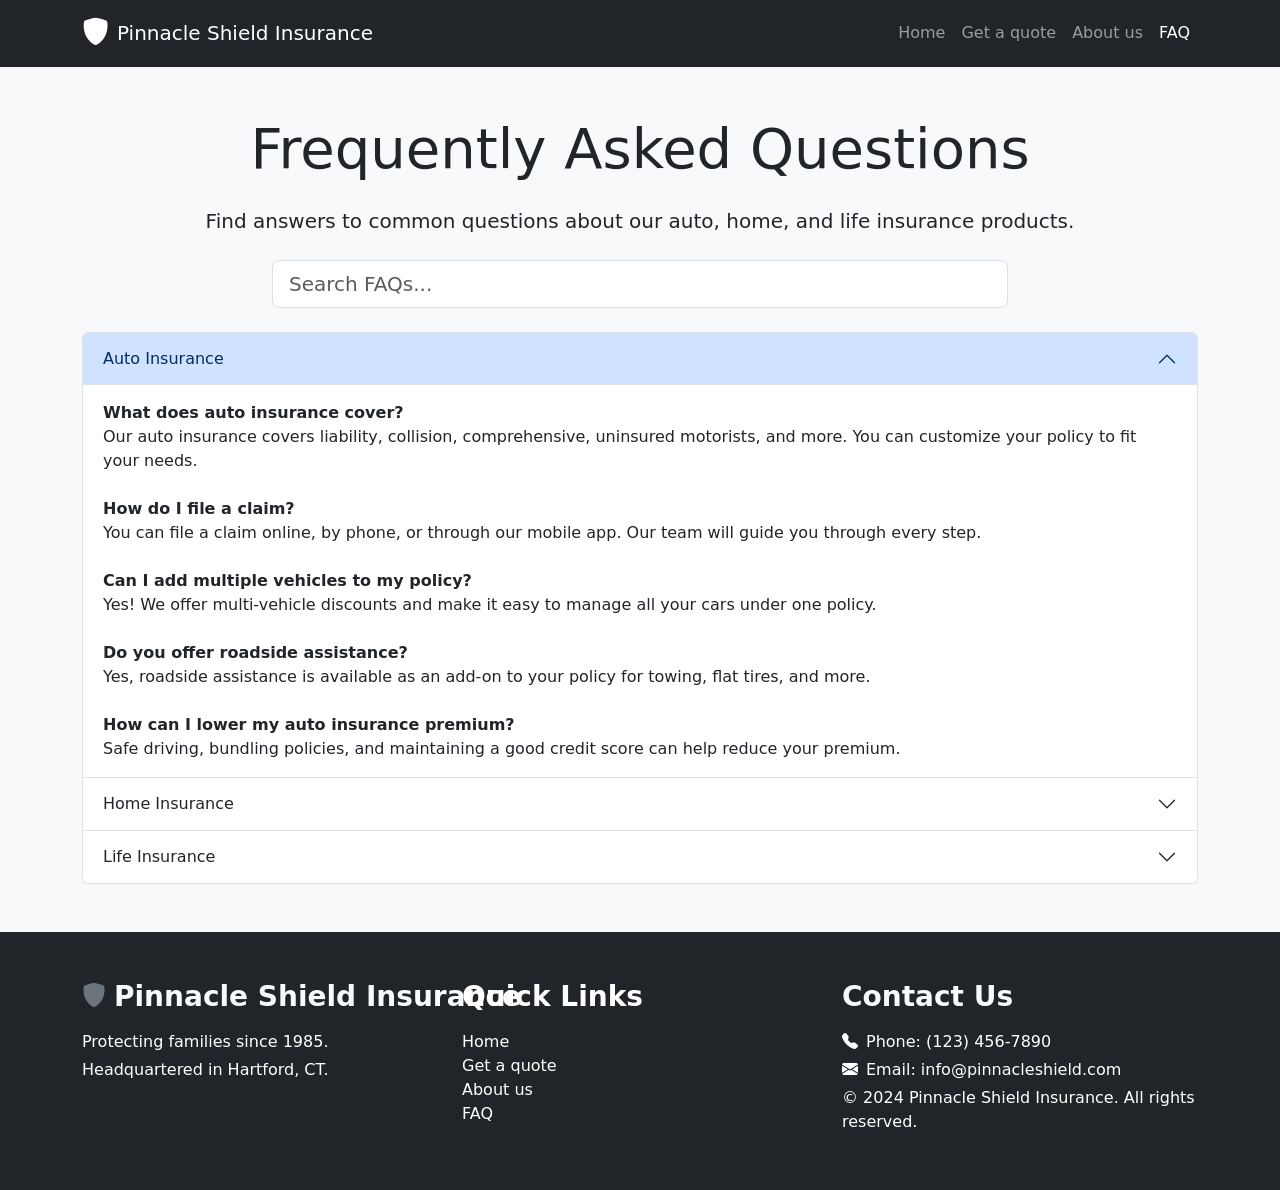
<file: faq.html>
<!DOCTYPE html>
<html lang="en">
<head>
	<meta charset="UTF-8">
	<meta name="viewport" content="width=device-width, initial-scale=1.0">
	<title>FAQ | Pinnacle Shield Insurance</title>
	<link href="https://cdn.jsdelivr.net/npm/bootstrap@5.3.2/dist/css/bootstrap.min.css" rel="stylesheet" crossorigin="anonymous">
	<link rel="stylesheet" href="css/style.css">
	<link rel="stylesheet" href="https://cdn.jsdelivr.net/npm/bootstrap-icons@1.11.3/font/bootstrap-icons.min.css">
</head>
<body>
	<header>
		<!-- Navigation Bar -->
		<nav class="navbar navbar-expand-lg navbar-dark bg-dark">
			<div class="container">
				<a class="navbar-brand d-flex align-items-center gap-2" href="index.html">
					<i class="bi bi-shield-fill" style="font-size: 1.7rem;"></i>
					Pinnacle Shield Insurance
				</a>
				<div class="collapse navbar-collapse" id="navbarNav">
					<ul class="navbar-nav ms-auto mb-2 mb-lg-0">
						<li class="nav-item">
							<a class="nav-link" href="index.html">Home</a>
						</li>
						<li class="nav-item">
							<a class="nav-link" href="quote.html">Get a quote</a>
						</li>
						<li class="nav-item">
							<a class="nav-link" href="about.html">About us</a>
						</li>
						<li class="nav-item">
							<a class="nav-link active" aria-current="page" href="faq.html">FAQ</a>
						</li>
					</ul>
				</div>
				<button class="navbar-toggler ms-auto" type="button" data-bs-toggle="collapse" data-bs-target="#navbarNav" aria-controls="navbarNav" aria-expanded="false" aria-label="Toggle navigation">
					<span class="navbar-toggler-icon"></span>
				</button>
			</div>
		</nav>
	</header>
	<main>
		<section class="py-5 bg-light">
			<div class="container">
				<h1 class="display-4 text-center mb-4">Frequently Asked Questions</h1>
				<p class="lead text-center mb-4">Find answers to common questions about our auto, home, and life insurance products.</p>
				<div class="row justify-content-center mb-4">
					<div class="col-md-8">
						<input type="text" id="faqSearch" class="form-control form-control-lg" placeholder="Search FAQs...">
					</div>
				</div>
				<div id="faqError" class="alert alert-danger d-none" role="alert"></div>
				<div class="accordion" id="faqAccordion">
					<!-- Auto Insurance FAQ -->
					<div class="accordion-item">
						<h2 class="accordion-header" id="autoHeading">
							<button class="accordion-button" type="button" data-bs-toggle="collapse" data-bs-target="#autoCollapse" aria-expanded="true" aria-controls="autoCollapse">
								Auto Insurance
							</button>
						</h2>
						<div id="autoCollapse" class="accordion-collapse collapse show" aria-labelledby="autoHeading" data-bs-parent="#faqAccordion">
							<div class="accordion-body" data-category="auto">
								<strong>What does auto insurance cover?</strong><br>
								Our auto insurance covers liability, collision, comprehensive, uninsured motorists, and more. You can customize your policy to fit your needs.<br><br>
								<strong>How do I file a claim?</strong><br>
								You can file a claim online, by phone, or through our mobile app. Our team will guide you through every step.<br><br>
								<strong>Can I add multiple vehicles to my policy?</strong><br>
								Yes! We offer multi-vehicle discounts and make it easy to manage all your cars under one policy.<br><br>
								<strong>Do you offer roadside assistance?</strong><br>
								Yes, roadside assistance is available as an add-on to your policy for towing, flat tires, and more.<br><br>
								<strong>How can I lower my auto insurance premium?</strong><br>
								Safe driving, bundling policies, and maintaining a good credit score can help reduce your premium.
							</div>
						</div>
					</div>
					<!-- Home Insurance FAQ -->
					<div class="accordion-item">
						<h2 class="accordion-header" id="homeHeading">
							<button class="accordion-button collapsed" type="button" data-bs-toggle="collapse" data-bs-target="#homeCollapse" aria-expanded="false" aria-controls="homeCollapse">
								Home Insurance
							</button>
						</h2>
						<div id="homeCollapse" class="accordion-collapse collapse" aria-labelledby="homeHeading" data-bs-parent="#faqAccordion">
							<div class="accordion-body" data-category="home">
								<strong>What types of homes do you insure?</strong><br>
								We cover houses, condos, apartments, and rental properties. Flexible plans are available for owners and renters.<br><br>
								<strong>Does home insurance cover natural disasters?</strong><br>
								Standard policies cover many risks, but you can add extra protection for floods, earthquakes, and more.<br><br>
								<strong>How do I update my coverage?</strong><br>
								Contact our support team or log in to your account to make changes to your policy at any time.<br><br>
								<strong>What is not covered by home insurance?</strong><br>
								Typical exclusions include normal wear and tear, pest damage, and certain natural disasters unless you add extra coverage.<br><br>
								<strong>Can I get a discount for home security systems?</strong><br>
								Yes, installing security systems or smoke detectors may qualify you for discounts.
							</div>
						</div>
					</div>
					<!-- Life Insurance FAQ -->
					<div class="accordion-item">
						<h2 class="accordion-header" id="lifeHeading">
							<button class="accordion-button collapsed" type="button" data-bs-toggle="collapse" data-bs-target="#lifeCollapse" aria-expanded="false" aria-controls="lifeCollapse">
								Life Insurance
							</button>
						</h2>
						<div id="lifeCollapse" class="accordion-collapse collapse" aria-labelledby="lifeHeading" data-bs-parent="#faqAccordion">
							<div class="accordion-body" data-category="life">
								<strong>What types of life insurance do you offer?</strong><br>
								We offer term life, whole life, and universal life insurance. Our advisors can help you choose the best option.<br><br>
								<strong>Do I need a medical exam?</strong><br>
								Some policies require a medical exam, but we also offer no-exam options for qualified applicants.<br><br>
								<strong>How much coverage do I need?</strong><br>
								Coverage needs vary by person. We recommend considering your income, debts, and family needs. Our online tools can help you estimate the right amount.<br><br>
								<strong>Can I change my beneficiaries?</strong><br>
								Yes, you can update your beneficiaries at any time by contacting us or through your online account.<br><br>
								<strong>What happens if I miss a payment?</strong><br>
								Most policies have a grace period. Contact us as soon as possible to avoid a lapse in coverage.
							</div>
						</div>
					</div>
				</div>
			</div>
		</section>
			</main>
			<footer class="py-5 bg-dark text-light">
				<div class="container">
					<div class="row text-center text-lg-start">
						<div class="col-lg-4 mb-4 mb-lg-0">
							<h3 class="fw-bold mb-3 d-flex align-items-center justify-content-center justify-content-lg-start" style="white-space: nowrap;">
								<i class="bi bi-shield-fill me-2" style="font-size: 1.5rem; color: #6c757d;"></i>
								Pinnacle Shield Insurance
							</h3>
							<p class="mb-1">Protecting families since 1985.</p>
							<p class="mb-0">Headquartered in Hartford, CT.</p>
						</div>
						<div class="col-lg-4 mb-4 mb-lg-0">
							<h3 class="fw-bold mb-3 text-white">Quick Links</h3>
							<ul class="list-unstyled">
								<li><a href="index.html" class="text-white text-decoration-none">Home</a></li>
								<li><a href="quote.html" class="text-white text-decoration-none">Get a quote</a></li>
								<li><a href="about.html" class="text-white text-decoration-none">About us</a></li>
								<li><a href="faq.html" class="text-white text-decoration-none">FAQ</a></li>
							</ul>
						</div>
						<div class="col-lg-4">
							<h3 class="fw-bold mb-3">Contact Us</h3>
							<p class="mb-1"><i class="bi bi-telephone-fill me-2"></i>Phone: (123) 456-7890</p>
							<p class="mb-1"><i class="bi bi-envelope-fill me-2"></i>Email: info@pinnacleshield.com</p>
							<p class="mb-0">&copy; 2024 Pinnacle Shield Insurance. All rights reserved.</p>
						</div>
					</div>
				</div>
			</footer>
			<script src="https://cdn.jsdelivr.net/npm/bootstrap@5.3.2/dist/js/bootstrap.bundle.min.js" crossorigin="anonymous"></script>
			<script>
			// Enhanced FAQ Search Functionality
			document.addEventListener('DOMContentLoaded', function() {
				const searchInput = document.getElementById('faqSearch');
				const errorDiv = document.getElementById('faqError');
				const accordion = document.getElementById('faqAccordion');
				const categories = [
					{ id: 'autoCollapse', body: null, heading: 'Auto Insurance' },
					{ id: 'homeCollapse', body: null, heading: 'Home Insurance' },
					{ id: 'lifeCollapse', body: null, heading: 'Life Insurance' }
				];
				categories.forEach(cat => {
					cat.body = document.querySelector(`#${cat.id} .accordion-body`);
					// Always ensure the accordion item is visible for search
					cat.item = cat.body.closest('.accordion-item');
				});

				searchInput.addEventListener('input', function() {
					const query = this.value.trim().toLowerCase();
					let anyMatch = false;
					errorDiv.classList.add('d-none');
					categories.forEach(cat => {
						let found = false;
						// Split the body into questions/answers
						const originalHTML = cat.body.getAttribute('data-original') || cat.body.innerHTML;
						if (!cat.body.getAttribute('data-original')) cat.body.setAttribute('data-original', originalHTML);
						if (!query) {
							cat.body.innerHTML = originalHTML;
							cat.item.style.display = '';
							// Collapse all except the first by default
							if (cat.id === 'autoCollapse') {
								cat.body.parentElement.classList.add('show');
							} else {
								cat.body.parentElement.classList.remove('show');
							}
							return;
						}
						// Find all <strong>Question</strong>Answer<br><br>
						const regex = /<strong>(.*?)<\/strong><br>(.*?)(?=<strong>|$)/gs;
						let matches = [...originalHTML.matchAll(regex)];
						let filtered = matches.filter(m => m[1].toLowerCase().includes(query) || m[2].toLowerCase().includes(query));
						if (filtered.length > 0) {
							found = true;
							anyMatch = true;
							cat.body.innerHTML = filtered.map(m => `<strong>${m[1]}</strong><br>${m[2]}`).join('<br><br>');
							cat.item.style.display = '';
							// Expand this category
							cat.body.parentElement.classList.add('show');
						} else {
							cat.body.innerHTML = `<div class='text-danger fw-bold'>No results found in ${cat.heading}.</div>`;
							cat.item.style.display = '';
							cat.body.parentElement.classList.add('show');
						}
					});
					if (!anyMatch && query) {
						errorDiv.textContent = 'No FAQs found matching your search.';
						errorDiv.classList.remove('d-none');
					}
				});
			});
			</script>
	</body>
	</html>
</file>
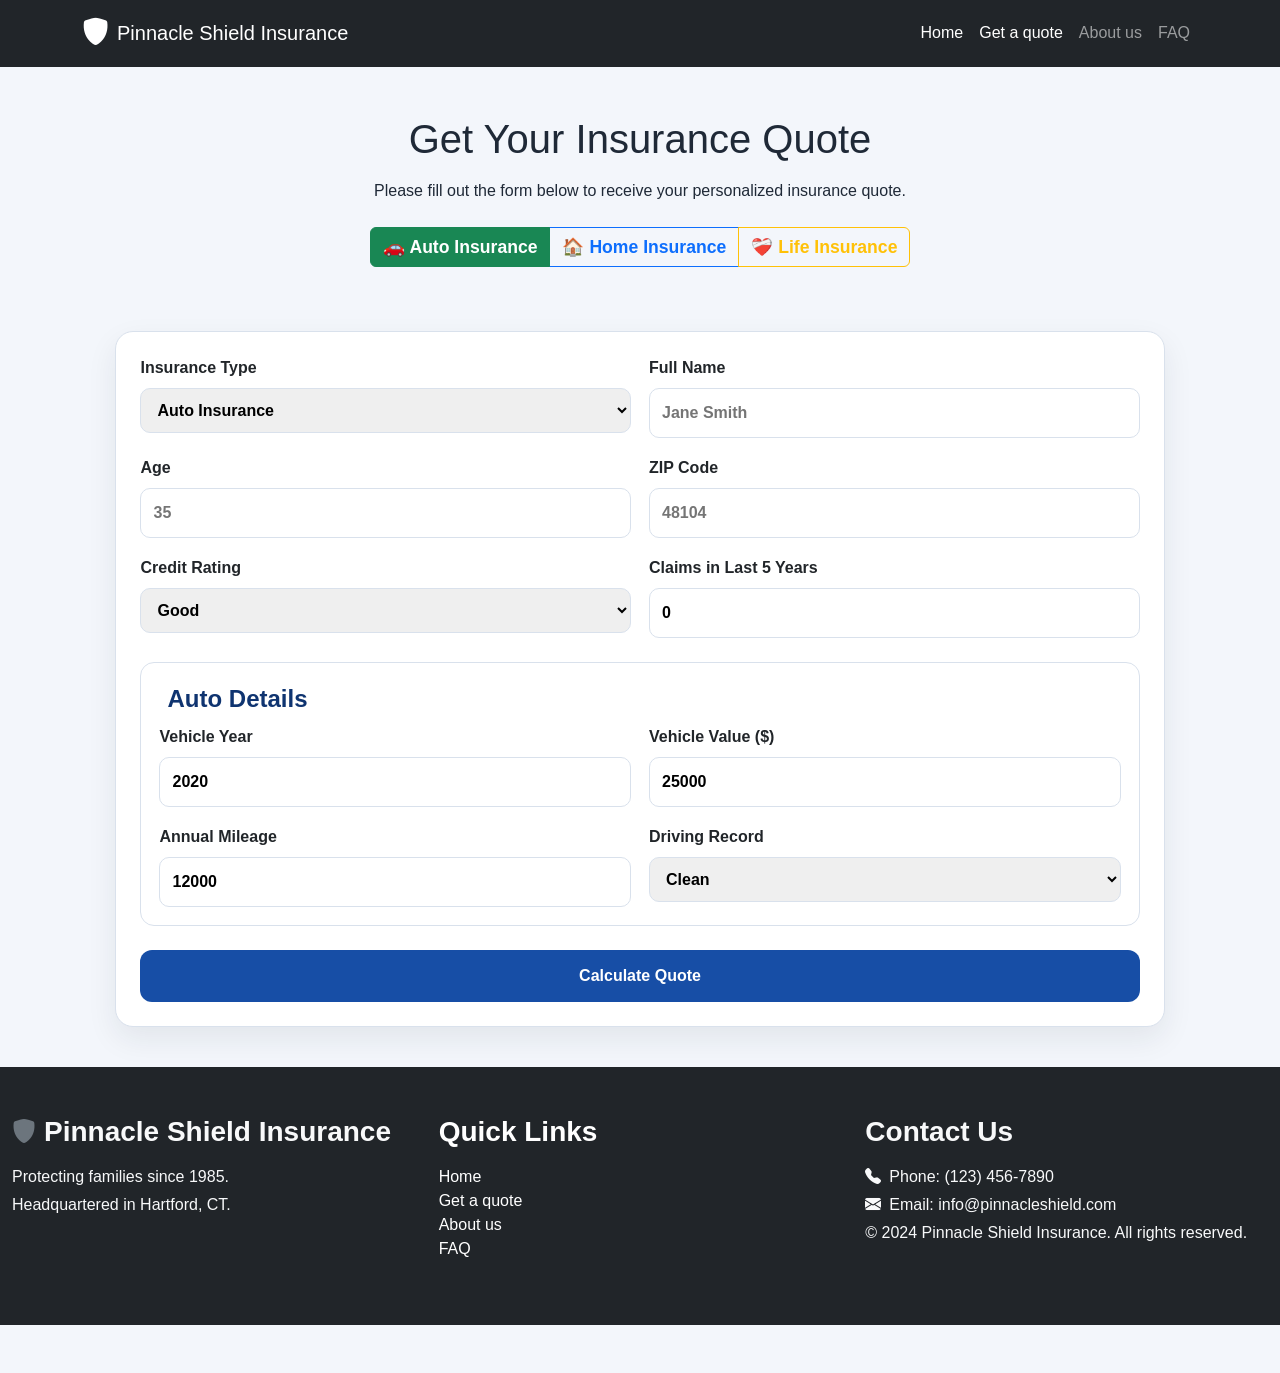
<file: quote.html>
<!DOCTYPE html>
<html lang="en">
<head>
    <!-- Bootstrap 5 CSS -->
    <link href="https://cdn.jsdelivr.net/npm/bootstrap@5.3.2/dist/css/bootstrap.min.css" rel="stylesheet" crossorigin="anonymous">
    <meta charset="UTF-8" />
    <meta name="viewport" content="width=device-width, initial-scale=1.0" />
    <title>Insurance Quote App</title>
    <link rel="stylesheet" href="css/quote.css" />
    <!-- Bootstrap Icons -->
    <link rel="stylesheet" href="https://cdn.jsdelivr.net/npm/bootstrap-icons@1.11.3/font/bootstrap-icons.min.css">
</head>
<body>
    <header>
        <!-- Navigation Bar -->
        <nav class="navbar navbar-expand-lg navbar-dark bg-dark">
            <div class="container">
              <a class="navbar-brand d-flex align-items-center gap-2" href="#">
                <i class="bi bi-shield-fill" style="font-size: 1.7rem;"></i>
                Pinnacle Shield Insurance
              </a>
              <div class="collapse navbar-collapse" id="navbarNav">
                <ul class="navbar-nav ms-auto mb-2 mb-lg-0">
                  <li class="nav-item">
                    <a class="nav-link active" href="index.html">Home</a>
                  </li>
                  <li class="nav-item">
                    <a class="nav-link active" aria-current="page" href="quote.html">Get a quote</a>
                  </li>
                  <li class="nav-item">
                    <a class="nav-link" href="about.html">About us</a>
                  </li>
                  <li class="nav-item">
                    <a class="nav-link" href="faq.html">FAQ</a>
                  </li>
                </ul>
              </div>
              <button class="navbar-toggler ms-auto" type="button" data-bs-toggle="collapse" data-bs-target="#navbarNav" aria-controls="navbarNav" aria-expanded="false" aria-label="Toggle navigation">
                <span class="navbar-toggler-icon"></span>
              </button>
            </div>
        </nav>
    </header>

    <div class="container py-5">
      <h1 class="text-center mb-3">Get Your Insurance Quote</h1>
      <p class="text-center mb-4">Please fill out the form below to receive your personalized insurance quote.</p>
      <div class="mb-4 text-center">
        <div class="btn-group" role="group" aria-label="Insurance Type">
          <input type="radio" class="btn-check" name="insuranceType" id="radio-auto" value="auto" autocomplete="off" checked>
          <label class="btn btn-outline-success" for="radio-auto" style="font-size:1.1rem;">
            🚗 <span class="fw-bold">Auto Insurance</span>
          </label>
          <input type="radio" class="btn-check" name="insuranceType" id="radio-home" value="home" autocomplete="off">
          <label class="btn btn-outline-primary" for="radio-home" style="font-size:1.1rem;">
            🏠 <span class="fw-bold">Home Insurance</span>
          </label>
          <input type="radio" class="btn-check" name="insuranceType" id="radio-life" value="life" autocomplete="off">
          <label class="btn btn-outline-warning" for="radio-life" style="font-size:1.1rem;">
            ❤️‍🩹 <span class="fw-bold">Life Insurance</span>
          </label>
        </div>
    </div>

  <main class="app-shell">
    <section class="card">
      <form id="quoteForm" novalidate>
        <div id="validationSummary" class="validation-summary hidden" role="alert"></div>
        <div class="form-grid">
          <label>
            Insurance Type
            <select id="insuranceType" required>
              <option value="auto">Auto Insurance</option>
              <option value="home">Home Insurance</option>
              <option value="life">Life Insurance</option>
            </select>
          </label>

          <label>
            Full Name
            <input type="text" id="fullName" placeholder="Jane Smith" required />
          </label>

          <label>
            Age
            <input type="number" id="age" min="18" max="100" placeholder="35" required />
          </label>

          <label>
            ZIP Code
            <input type="text" id="zipCode" placeholder="48104" pattern="[0-9]{5}" required />
          </label>

          <label>
            Credit Rating
            <select id="creditRating" required>
              <option value="excellent">Excellent</option>
              <option value="good" selected>Good</option>
              <option value="fair">Fair</option>
              <option value="poor">Poor</option>
            </select>
          </label>

          <label>
            Claims in Last 5 Years
            <input type="number" id="claims" min="0" max="10" value="0" required />
          </label>
        </div>


        <fieldset id="autoFields" class="dynamic-fields">
          <legend>Auto Details</legend>
          <div class="form-grid">
            <label>
              Vehicle Year
              <input type="number" id="vehicleYear" min="1990" max="2026" value="2020" />
            </label>
            <label>
              Vehicle Value ($)
              <input type="number" id="vehicleValue" min="1000" step="500" value="25000" />
            </label>
            <label>
              Annual Mileage
              <input type="number" id="annualMileage" min="1000" step="500" value="12000" />
            </label>
            <label>
              Driving Record
              <select id="drivingRecord">
                <option value="clean">Clean</option>
                <option value="minor">Minor Violations</option>
                <option value="major">Major Violations</option>
              </select>
            </label>
          </div>
        </fieldset>

        <fieldset id="homeFields" class="dynamic-fields hidden">
          <legend>Home Details</legend>
          <div class="form-grid">
            <label>
              Home Value ($)
              <input type="number" id="homeValue" min="50000" step="10000" value="300000" />
            </label>
            <label>
              Home Age
              <input type="number" id="homeAge" min="0" max="150" value="20" />
            </label>
            <label>
              Construction Type
              <select id="constructionType">
                <option value="brick">Brick</option>
                <option value="frame">Frame/Wood</option>
                <option value="mixed">Mixed</option>
              </select>
            </label>
            <label>
              Security System
              <select id="securitySystem">
                <option value="yes">Yes</option>
                <option value="no">No</option>
              </select>
            </label>
          </div>
        </fieldset>

        <fieldset id="lifeFields" class="dynamic-fields hidden">
          <legend>Life Details</legend>
          <div class="form-grid">
            <label>
              Smoker
              <div>
                <div class="form-check form-check-inline">
                  <input class="form-check-input" type="radio" name="smoker" id="smokerYes" value="yes">
                  <label class="form-check-label" for="smokerYes">Yes</label>
                </div>
                <div class="form-check form-check-inline">
                  <input class="form-check-input" type="radio" name="smoker" id="smokerNo" value="no">
                  <label class="form-check-label" for="smokerNo">No</label>
                </div>
              </div>
            </label>
            <label>
              Coverage Amount
              <select id="coverageAmount">
                <option value="100000">$100,000</option>
                <option value="250000">$250,000</option>
                <option value="500000">$500,000</option>
                <option value="1000000">$1,000,000</option>
              </select>
            </label>
            <label>
              Exercise Frequency
              <select id="exerciseFrequency">
                <option value="none">Rarely/Never</option>
                <option value="sometimes">1-2x/week</option>
                <option value="regular">3-5x/week</option>
                <option value="daily">Daily</option>
              </select>
            </label>
            <label class="d-flex flex-column gap-2">
              <span>Preexisting Conditions</span>
              <input class="form-check-input" type="checkbox" id="preexistingConditions">
              <span class="form-text">Check if you have any preexisting medical conditions.</span>
            </label>
            <label>
              Coverage Level
              <div>
                <div class="form-check form-check-inline">
                  <input class="form-check-input" type="radio" name="lifeCoverageLevel" id="lifeBasic" value="Basic" checked>
                  <label class="form-check-label" for="lifeBasic">Basic</label>
                </div>
                <div class="form-check form-check-inline">
                  <input class="form-check-input" type="radio" name="lifeCoverageLevel" id="lifeStandard" value="Standard">
                  <label class="form-check-label" for="lifeStandard">Standard</label>
                </div>
                <div class="form-check form-check-inline">
                  <input class="form-check-input" type="radio" name="lifeCoverageLevel" id="lifePremium" value="Premium">
                  <label class="form-check-label" for="lifePremium">Premium</label>
                </div>
              </div>
            </label>
          </div>
        </fieldset>

        <button type="submit">Calculate Quote</button>
      </form>
    </section>

    <section id="results" class="results hidden" aria-live="polite"></section>
  </main>

    <footer class="py-5 bg-dark text-light site-footer">
      <div class="row text-center text-lg-start m-0">
        <div class="col-lg-4 mb-4 mb-lg-0">
          <h3 class="fw-bold mb-3 d-flex align-items-center justify-content-center justify-content-lg-start text-break" style="white-space: normal;">
            <i class="bi bi-shield-fill me-2" style="font-size: 1.5rem; color: #6c757d;"></i>
            <span class="footer-brand">Pinnacle Shield<br class="d-lg-none"> Insurance</span>
          </h3>
          <p class="mb-1">Protecting families since 1985.</p>
          <p class="mb-0">Headquartered in Hartford, CT.</p>
        </div>
        <div class="col-lg-4 mb-4 mb-lg-0">
          <h3 class="fw-bold mb-3 text-white">Quick Links</h3>
          <ul class="list-unstyled">
            <li><a href="index.html" class="text-white text-decoration-none">Home</a></li>
            <li><a href="quote.html" class="text-white text-decoration-none">Get a quote</a></li>
            <li><a href="about.html" class="text-white text-decoration-none">About us</a></li>
            <li><a href="faq.html" class="text-white text-decoration-none">FAQ</a></li>
          </ul>
        </div>
        <div class="col-lg-4">
          <h3 class="fw-bold mb-3">Contact Us</h3>
          <p class="mb-1"><i class="bi bi-telephone-fill me-2"></i>Phone: (123) 456-7890</p>
          <p class="mb-1"><i class="bi bi-envelope-fill me-2"></i>Email: info@pinnacleshield.com</p>
          <p class="mb-0">&copy; 2024 Pinnacle Shield Insurance. All rights reserved.</p>
        </div>
      </div>
    </footer>
  <script src="https://cdn.jsdelivr.net/npm/bootstrap@5.3.2/dist/js/bootstrap.bundle.min.js"
    integrity="sha384-C6RzsynM9kWDrMNeT87bh95OGNyZPhcTNXj1NW7RuBCsyN/o0jlpcV8Qyq46cDfL"
    crossorigin="anonymous"></script>
  <script src="js/quote.js"></script>
</body>
</html>
</file>
<file: css/style.css>
/* Restrict hamburger (navbar-toggler) width on small screens */
@media (max-width: 991.98px) {
	.navbar-toggler {
		width: 44px;
		min-width: 44px;
		max-width: 44px;
		padding-left: 0.5rem;
		padding-right: 0.5rem;
		margin-left: auto;
		margin-right: 0;
		display: flex;
		align-items: center;
		justify-content: center;
	}
}
@media (max-width: 992px) {
	.navbar-brand {
		font-size: 1.5rem;
	}
	.display-3 {
		font-size: 2.5rem;
	}
	.card {
		font-size: 1rem;
	}
}

@media (max-width: 768px) {
	.navbar-brand {
		font-size: 1.25rem;
	}
	.display-3 {
		font-size: 2rem;
	}
	.card {
		font-size: 0.98rem;
		margin-bottom: 1.5rem;
	}
	footer h2 {
		font-size: 1.3rem;
	}
}

@media (max-width: 576px) {
	.container, .container-fluid {
		padding-left: 10px;
		padding-right: 10px;
	}
	.navbar-brand {
		font-size: 1rem;
	}
	.display-3 {
		font-size: 1.3rem;
	}
	.card {
		font-size: 0.93rem;
	}
	footer h2 {
		font-size: 1rem;
	}
}
footer h2, footer p {
	color: #fff;
}

*, *::before, *::after {
	box-sizing: border-box;
	margin: 0;
	padding: 0;
}

.header-padding {
	padding-left: 30px;
	padding-right: 30px;
}

.header-margin {
	margin-top: 20px;
	margin-bottom: 20px;
}


footer h2 {
	font-size: 2rem;
	font-weight: 700;
	margin-bottom: 1rem;
}

footer p {
	margin-bottom: 0.5rem;
}

.card {
	transition: box-shadow 0.3s ease, transform 0.3s ease;
}

.card:hover {
	box-shadow: 0 8px 24px rgba(0,0,0,0.18), 0 1.5px 6px rgba(0,0,0,0.12);
	transform: translateY(-6px) scale(1.03);
}

@media (max-width: 768px) {
}
</file>
<file: css/quote.css>
/* Ensure footer brand wraps on small screens */
.footer-brand {
  word-break: break-word;
  white-space: normal;
}
/* Make footer full width */
.site-footer {
  width: 100vw;
  margin-left: calc(50% - 50vw);
  margin-right: calc(50% - 50vw);
  padding-left: 0;
  padding-right: 0;
  box-sizing: border-box;
}
:root {
  --bg: #f3f6fb;
  --card: #ffffff;
  --primary: #174ea6;
  --primary-dark: #0f3470;
  --text: #1f2937;
  --muted: #6b7280;
  --border: #d9e1ec;
  --success: #177245;
  --danger: #b42318;
  --danger-bg: #fff1f0;
}

* {
  box-sizing: border-box;
}

body {
  margin: 0;
  font-family: Arial, Helvetica, sans-serif;
  background: var(--bg);
  color: var(--text);
}

.app-shell {
  width: min(1100px, 94%);
  margin: 0 auto;
  padding: 40px 0;
}

.hero {
  text-align: center;
  margin-bottom: 28px;
}

.eyebrow {
  color: var(--primary);
  font-weight: 700;
  text-transform: uppercase;
  letter-spacing: 0.08em;
}

.hero h1 {
  margin: 8px 0;
  font-size: clamp(2rem, 5vw, 3.4rem);
}

.hero p {
  color: var(--muted);
}

.card,
.results {
  background: var(--card);
  border: 1px solid var(--border);
  border-radius: 18px;
  box-shadow: 0 12px 30px rgba(31, 41, 55, 0.08);
  padding: 24px;
}

.form-grid {
  display: grid;
  grid-template-columns: repeat(2, minmax(0, 1fr));
  gap: 18px;
}

label {
  display: flex;
  flex-direction: column;
  gap: 8px;
  font-weight: 700;
}

input,
select {
  width: 100%;
  padding: 12px;
  border: 1px solid var(--border);
  border-radius: 10px;
  font: inherit;
}

input:focus,
select:focus {
  outline: 3px solid rgba(23, 78, 166, 0.18);
  border-color: var(--primary);
}

input.input-error,
select.input-error {
  border-color: var(--danger);
  background: var(--danger-bg);
}

.error-message {
  color: var(--danger);
  font-size: 0.85rem;
  font-weight: 600;
  min-height: 1em;
}

.validation-summary {
  border: 1px solid var(--danger);
  border-radius: 12px;
  background: var(--danger-bg);
  color: var(--danger);
  margin-bottom: 18px;
  padding: 12px 14px;
}

.validation-summary ul {
  margin: 8px 0 0;
  padding-left: 20px;
}

fieldset {
  border: 1px solid var(--border);
  border-radius: 14px;
  margin: 24px 0;
  padding: 18px;
}

legend {
  padding: 0 8px;
  font-weight: 800;
  color: var(--primary-dark);
}

button {
  width: 100%;
  border: 0;
  border-radius: 12px;
  padding: 14px 18px;
  color: white;
  background: var(--primary);
  font-size: 1rem;
  font-weight: 800;
  cursor: pointer;
}

button:hover {
  background: var(--primary-dark);
}

.hidden {
  display: none;
}

.results {
  margin-top: 24px;
}

.results h2 {
  margin-top: 0;
}

.quote-options {
  display: grid;
  grid-template-columns: repeat(3, minmax(0, 1fr));
  gap: 18px;
  margin-top: 18px;
}

.option-card {
  border: 1px solid var(--border);
  border-radius: 16px;
  padding: 18px;
}

.option-card.featured {
  border-color: var(--primary);
  box-shadow: 0 10px 24px rgba(23, 78, 166, 0.14);
}

.option-card h3 {
  margin: 0 0 8px;
}

.price {
  font-size: 2rem;
  font-weight: 900;
  color: var(--success);
  margin: 12px 0;
}

.coverage-list {
  margin: 0;
  padding-left: 20px;
  color: var(--muted);
}

.disclaimer {
  margin-top: 16px;
  color: var(--muted);
  font-size: 0.9rem;
}

@media (max-width: 760px) {
  .form-grid,
  .quote-options {
    grid-template-columns: 1fr;
  }
}
</file>
